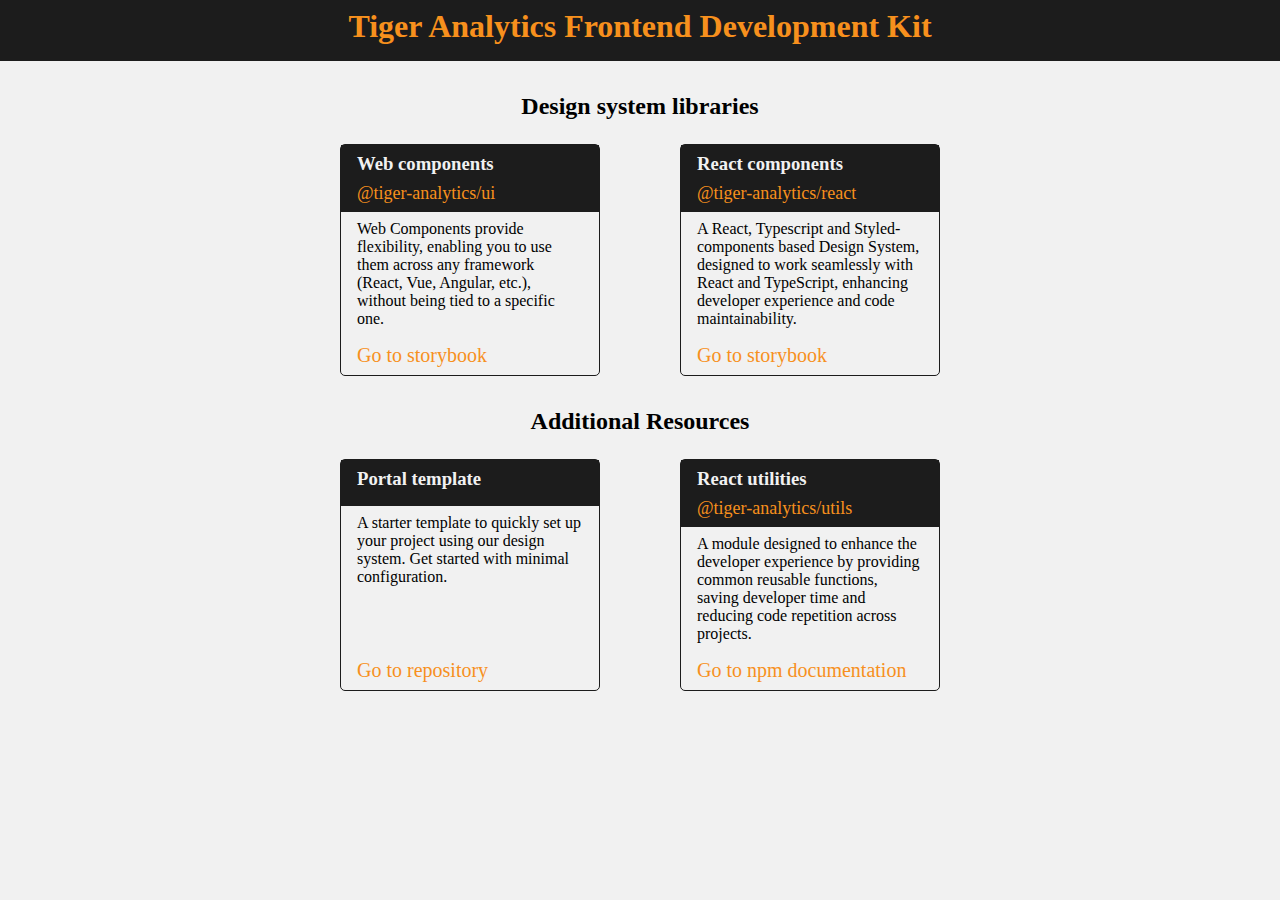
<file: index.html>
<!doctype html>
<html lang="en">

<head>
  <meta charset="UTF-8" />
  <meta http-equiv="X-UA-Compatible" content="IE=edge" />
  <meta name="viewport" content="width=device-width, initial-scale=1.0" />
  </script>
  <link rel="stylesheet" href="./style.css">
  <link rel="icon" href="https://www.tigeranalytics.com/wp-content/uploads/2023/09/favicon-Tiger-Analytics_-150x150.png"
    sizes="32x32" />
  <link rel="icon" href="https://www.tigeranalytics.com/wp-content/uploads/2023/09/favicon-Tiger-Analytics_-300x300.png"
    sizes="192x192" />
  <link rel="apple-touch-icon"
    href="https://www.tigeranalytics.com/wp-content/uploads/2023/09/favicon-Tiger-Analytics_-300x300.png" />
  <meta name="msapplication-TileImage"
    content="https://www.tigeranalytics.com/wp-content/uploads/2023/09/favicon-Tiger-Analytics_-300x300.png" />
  <title>TA Frontend Development Kit</title>
</head>

<body>
  <h1>Tiger Analytics Frontend Development Kit</h1>
  <section>
    <h2>Design system libraries</h2>
    <div class="ds-libraries-container">
      <div class="card">
        <h3>Web components</h3>
        <div class="lib-module">@tiger-analytics/ui</div>
        <div class="lib-description">Web Components provide flexibility, enabling you to use them across any framework
          (React, Vue, Angular, etc.), without being tied to a specific one.</div>
        <div class="cta"><a href="./web-components" aria-label="go to web components storybook">Go to storybook</a></div>
      </div>
      <div class="card">
        <h3>React components</h3>
        <div class="lib-module">@tiger-analytics/react</div>
        <div class="lib-description">A React, Typescript and Styled-components based Design System, designed to work seamlessly with React and
          TypeScript, enhancing developer experience and code maintainability.</div>
        <div class="cta"><a href="./react" aria-label="go to react components storybook">Go to storybook</a></div>
      </div>
  </section>
  <section>
    <h2>Additional Resources</h2>
    <div class="ds-libraries-container">
      <div class="card">
        <h3>Portal template</h3>
        <div class="lib-module"> </div>
        <div class="lib-description">A starter template to quickly set up your project using our design system.
          Get started with minimal configuration.
        </div>
        <div class="cta"><a href="https://github.com/abhishek-kumar2-TA/ta-template"
            aria-label="go to portal template repository" target="_blank" rel="noopener noreferrer">Go to repository</a>
        </div>
      </div>
      <div class="card">
        <h3>React utilities</h3>
        <div class="lib-module">@tiger-analytics/utils</div>
        <div class="lib-description">A module designed to enhance the developer experience by providing common reusable
          functions, saving developer time and reducing code repetition across projects.</div>
        <div class="cta"><a href="https://www.npmjs.com/package/@tiger-analytics/utils"
            aria-label="go to react utilities npm documentation" target="_blank" rel="noopener noreferrer">Go to npm
            documentation</a></div>
      </div>
  </section>
</body>

</html>
</file>
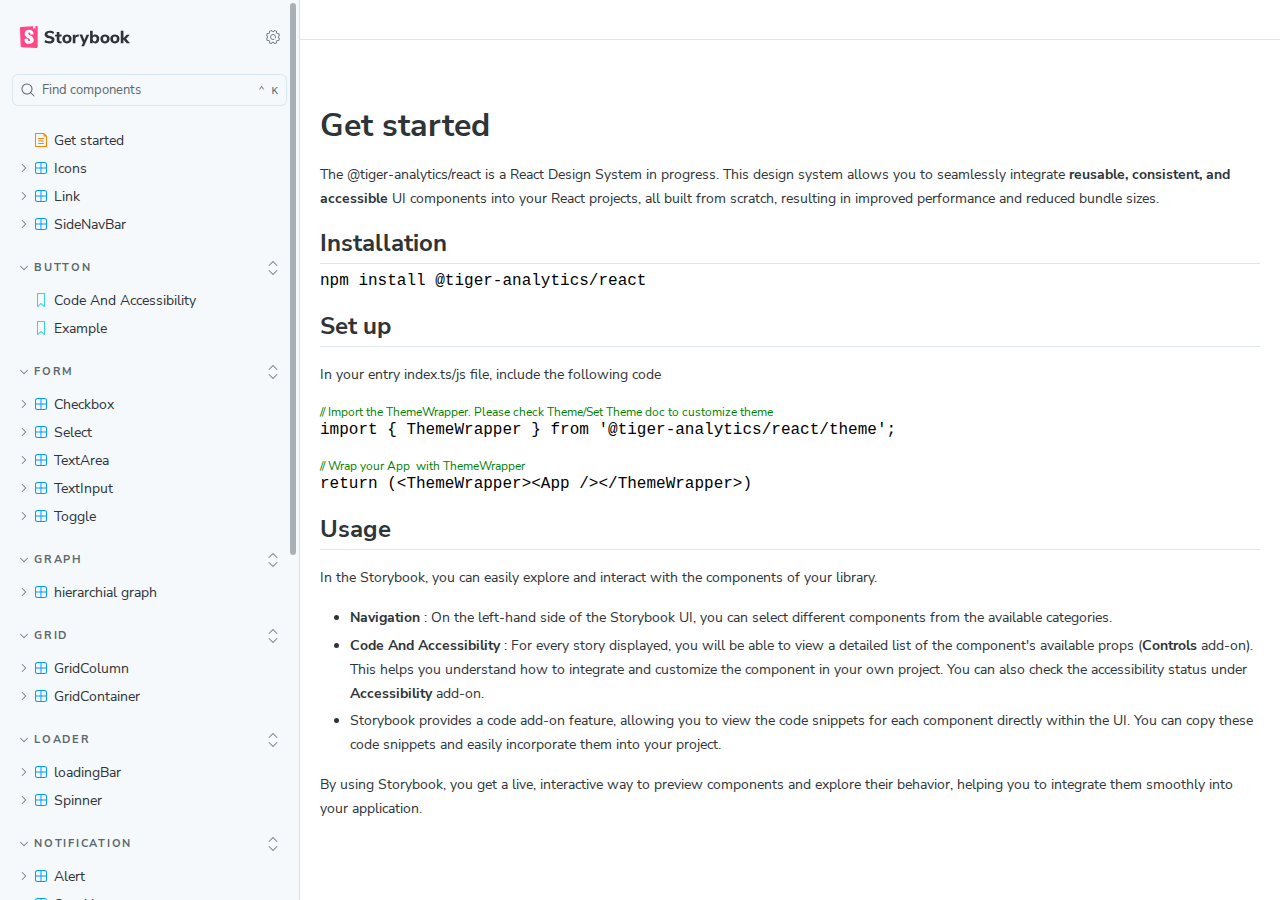
<file: react/index.html>
<!DOCTYPE html>
<html lang="en">
  <head>
    <meta charset="utf-8" />

    <title>@storybook/core - Storybook</title>
    <meta name="viewport" content="width=device-width, initial-scale=1, maximum-scale=1" />

    
    <link rel="icon" type="image/svg+xml" href="./favicon.svg" />
    
    <style>
      @font-face {
        font-family: 'Nunito Sans';
        font-style: normal;
        font-weight: 400;
        font-display: swap;
        src: url('./sb-common-assets/nunito-sans-regular.woff2') format('woff2');
      }

      @font-face {
        font-family: 'Nunito Sans';
        font-style: italic;
        font-weight: 400;
        font-display: swap;
        src: url('./sb-common-assets/nunito-sans-italic.woff2') format('woff2');
      }

      @font-face {
        font-family: 'Nunito Sans';
        font-style: normal;
        font-weight: 700;
        font-display: swap;
        src: url('./sb-common-assets/nunito-sans-bold.woff2') format('woff2');
      }

      @font-face {
        font-family: 'Nunito Sans';
        font-style: italic;
        font-weight: 700;
        font-display: swap;
        src: url('./sb-common-assets/nunito-sans-bold-italic.woff2') format('woff2');
      }
    </style>

    <link href="./sb-manager/runtime.js" rel="modulepreload" />

    
    <link href="./sb-addons/storybook-core-core-server-presets-0/common-manager-bundle.js" rel="modulepreload" />
    
    <link href="./sb-addons/essentials-controls-1/manager-bundle.js" rel="modulepreload" />
    
    <link href="./sb-addons/essentials-actions-2/manager-bundle.js" rel="modulepreload" />
    
    <link href="./sb-addons/essentials-backgrounds-3/manager-bundle.js" rel="modulepreload" />
    
    <link href="./sb-addons/essentials-viewport-4/manager-bundle.js" rel="modulepreload" />
    
    <link href="./sb-addons/essentials-toolbars-5/manager-bundle.js" rel="modulepreload" />
    
    <link href="./sb-addons/essentials-measure-6/manager-bundle.js" rel="modulepreload" />
    
    <link href="./sb-addons/essentials-outline-7/manager-bundle.js" rel="modulepreload" />
    
    <link href="./sb-addons/storysource-8/manager-bundle.js" rel="modulepreload" />
    
    <link href="./sb-addons/a11y-9/manager-bundle.js" rel="modulepreload" />
       

    <style>
      #storybook-root[hidden] {
        display: none !important;
      }
    </style>

    
  </head>
  <body>
    <div id="root"></div>

    
    <script>
      
        
          window['FEATURES'] = {
  "argTypeTargetsV7": true,
  "legacyDecoratorFileOrder": false,
  "disallowImplicitActionsInRenderV8": true
};
        
      
        
          window['REFS'] = {};
        
      
        
          window['LOGLEVEL'] = "info";
        
      
        
          window['DOCS_OPTIONS'] = {
  "defaultName": "Docs",
  "autodocs": "tag"
};
        
      
        
          window['CONFIG_TYPE'] = "PRODUCTION";
        
      
        
      
        
      
        
          window['TAGS_OPTIONS'] = {
  "dev-only": {
    "excludeFromDocsStories": true
  },
  "docs-only": {
    "excludeFromSidebar": true
  },
  "test-only": {
    "excludeFromSidebar": true,
    "excludeFromDocsStories": true
  }
};
        
      
        
          window['STORYBOOK_RENDERER'] = "react";
        
      
        
          window['STORYBOOK_BUILDER'] = "@storybook/builder-webpack5";
        
      
        
          window['STORYBOOK_FRAMEWORK'] = "/home/roar/rnd/design-system/node_modules/@storybook/react-webpack5";
        
      
    </script>
    

    <script type="module">
      import './sb-manager/globals-runtime.js';
      
      
        import './sb-addons/storybook-core-core-server-presets-0/common-manager-bundle.js';
      
        import './sb-addons/essentials-controls-1/manager-bundle.js';
      
        import './sb-addons/essentials-actions-2/manager-bundle.js';
      
        import './sb-addons/essentials-backgrounds-3/manager-bundle.js';
      
        import './sb-addons/essentials-viewport-4/manager-bundle.js';
      
        import './sb-addons/essentials-toolbars-5/manager-bundle.js';
      
        import './sb-addons/essentials-measure-6/manager-bundle.js';
      
        import './sb-addons/essentials-outline-7/manager-bundle.js';
      
        import './sb-addons/storysource-8/manager-bundle.js';
      
        import './sb-addons/a11y-9/manager-bundle.js';
      
      
      import './sb-manager/runtime.js';
    </script>

    
    <link href="./sb-preview/runtime.js" rel="prefetch" as="script" />
    
  </body>
</html>
</file>
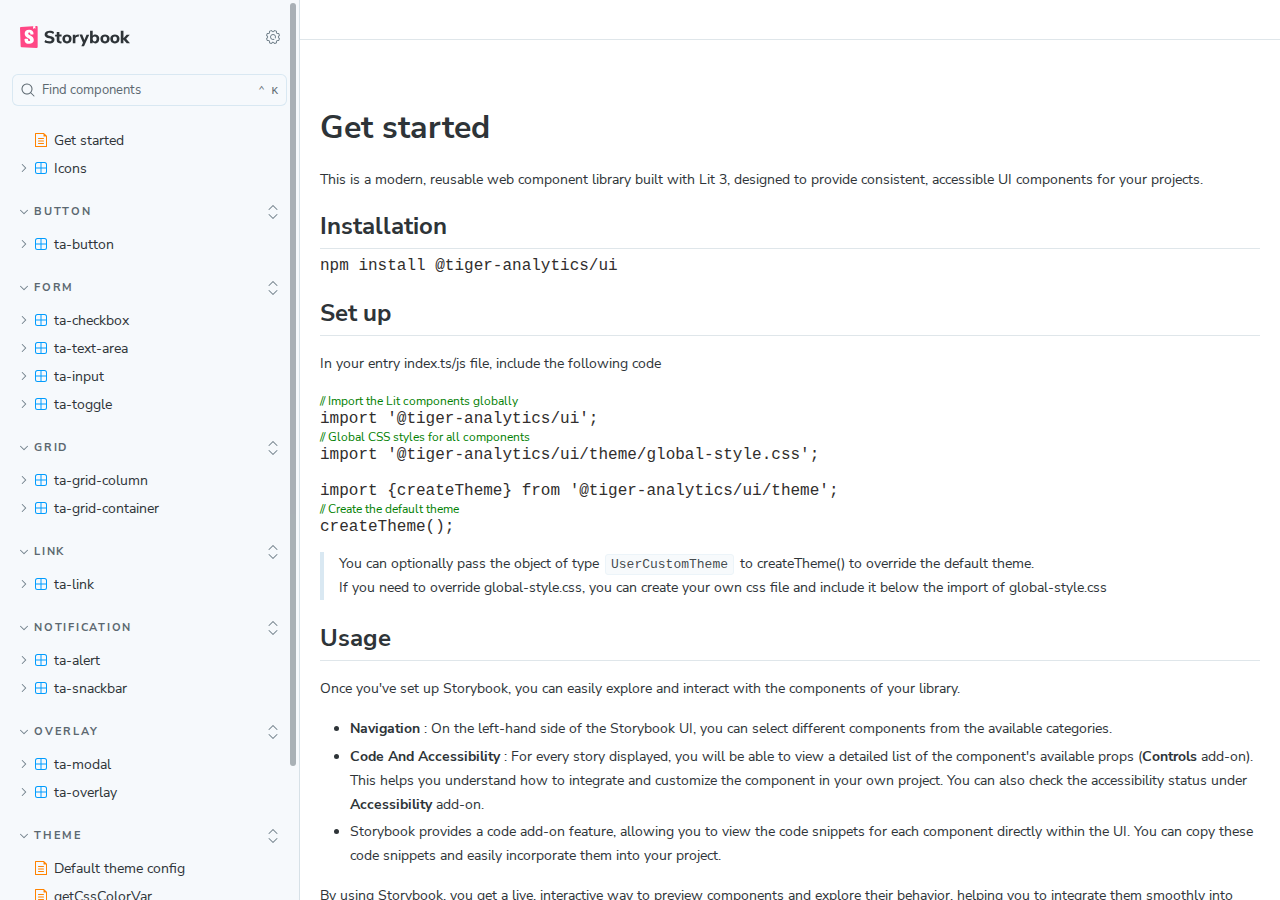
<file: web-components/index.html>
<!DOCTYPE html>
<html lang="en">
  <head>
    <meta charset="utf-8" />

    <title>@storybook/core - Storybook</title>
    <meta name="viewport" content="width=device-width, initial-scale=1, maximum-scale=1" />

    
    <link rel="icon" type="image/svg+xml" href="./favicon.svg" />
    
    <style>
      @font-face {
        font-family: 'Nunito Sans';
        font-style: normal;
        font-weight: 400;
        font-display: swap;
        src: url('./sb-common-assets/nunito-sans-regular.woff2') format('woff2');
      }

      @font-face {
        font-family: 'Nunito Sans';
        font-style: italic;
        font-weight: 400;
        font-display: swap;
        src: url('./sb-common-assets/nunito-sans-italic.woff2') format('woff2');
      }

      @font-face {
        font-family: 'Nunito Sans';
        font-style: normal;
        font-weight: 700;
        font-display: swap;
        src: url('./sb-common-assets/nunito-sans-bold.woff2') format('woff2');
      }

      @font-face {
        font-family: 'Nunito Sans';
        font-style: italic;
        font-weight: 700;
        font-display: swap;
        src: url('./sb-common-assets/nunito-sans-bold-italic.woff2') format('woff2');
      }
    </style>

    <link href="./sb-manager/runtime.js" rel="modulepreload" />

    
    <link href="./sb-addons/storybook-core-core-server-presets-0/common-manager-bundle.js" rel="modulepreload" />
    
    <link href="./sb-addons/essentials-controls-1/manager-bundle.js" rel="modulepreload" />
    
    <link href="./sb-addons/essentials-actions-2/manager-bundle.js" rel="modulepreload" />
    
    <link href="./sb-addons/essentials-backgrounds-3/manager-bundle.js" rel="modulepreload" />
    
    <link href="./sb-addons/essentials-viewport-4/manager-bundle.js" rel="modulepreload" />
    
    <link href="./sb-addons/essentials-toolbars-5/manager-bundle.js" rel="modulepreload" />
    
    <link href="./sb-addons/essentials-measure-6/manager-bundle.js" rel="modulepreload" />
    
    <link href="./sb-addons/essentials-outline-7/manager-bundle.js" rel="modulepreload" />
    
    <link href="./sb-addons/storysource-8/manager-bundle.js" rel="modulepreload" />
    
    <link href="./sb-addons/a11y-9/manager-bundle.js" rel="modulepreload" />
       

    <style>
      #storybook-root[hidden] {
        display: none !important;
      }
    </style>

    
  </head>
  <body>
    <div id="root"></div>

    
    <script>
      
        
          window['FEATURES'] = {
  "argTypeTargetsV7": true,
  "legacyDecoratorFileOrder": false,
  "disallowImplicitActionsInRenderV8": true
};
        
      
        
          window['REFS'] = {};
        
      
        
          window['LOGLEVEL'] = "info";
        
      
        
          window['DOCS_OPTIONS'] = {
  "defaultName": "Docs",
  "autodocs": "tag"
};
        
      
        
          window['CONFIG_TYPE'] = "PRODUCTION";
        
      
        
      
        
      
        
          window['TAGS_OPTIONS'] = {
  "dev-only": {
    "excludeFromDocsStories": true
  },
  "docs-only": {
    "excludeFromSidebar": true
  },
  "test-only": {
    "excludeFromSidebar": true,
    "excludeFromDocsStories": true
  }
};
        
      
        
          window['STORYBOOK_RENDERER'] = "web-components";
        
      
        
          window['STORYBOOK_BUILDER'] = "@storybook/builder-webpack5";
        
      
        
          window['STORYBOOK_FRAMEWORK'] = "/home/roar/rnd/design-system/node_modules/@storybook/web-components-webpack5";
        
      
    </script>
    

    <script type="module">
      import './sb-manager/globals-runtime.js';
      
      
        import './sb-addons/storybook-core-core-server-presets-0/common-manager-bundle.js';
      
        import './sb-addons/essentials-controls-1/manager-bundle.js';
      
        import './sb-addons/essentials-actions-2/manager-bundle.js';
      
        import './sb-addons/essentials-backgrounds-3/manager-bundle.js';
      
        import './sb-addons/essentials-viewport-4/manager-bundle.js';
      
        import './sb-addons/essentials-toolbars-5/manager-bundle.js';
      
        import './sb-addons/essentials-measure-6/manager-bundle.js';
      
        import './sb-addons/essentials-outline-7/manager-bundle.js';
      
        import './sb-addons/storysource-8/manager-bundle.js';
      
        import './sb-addons/a11y-9/manager-bundle.js';
      
      
      import './sb-manager/runtime.js';
    </script>

    
    <link href="./sb-preview/runtime.js" rel="prefetch" as="script" />
    
  </body>
</html>
</file>
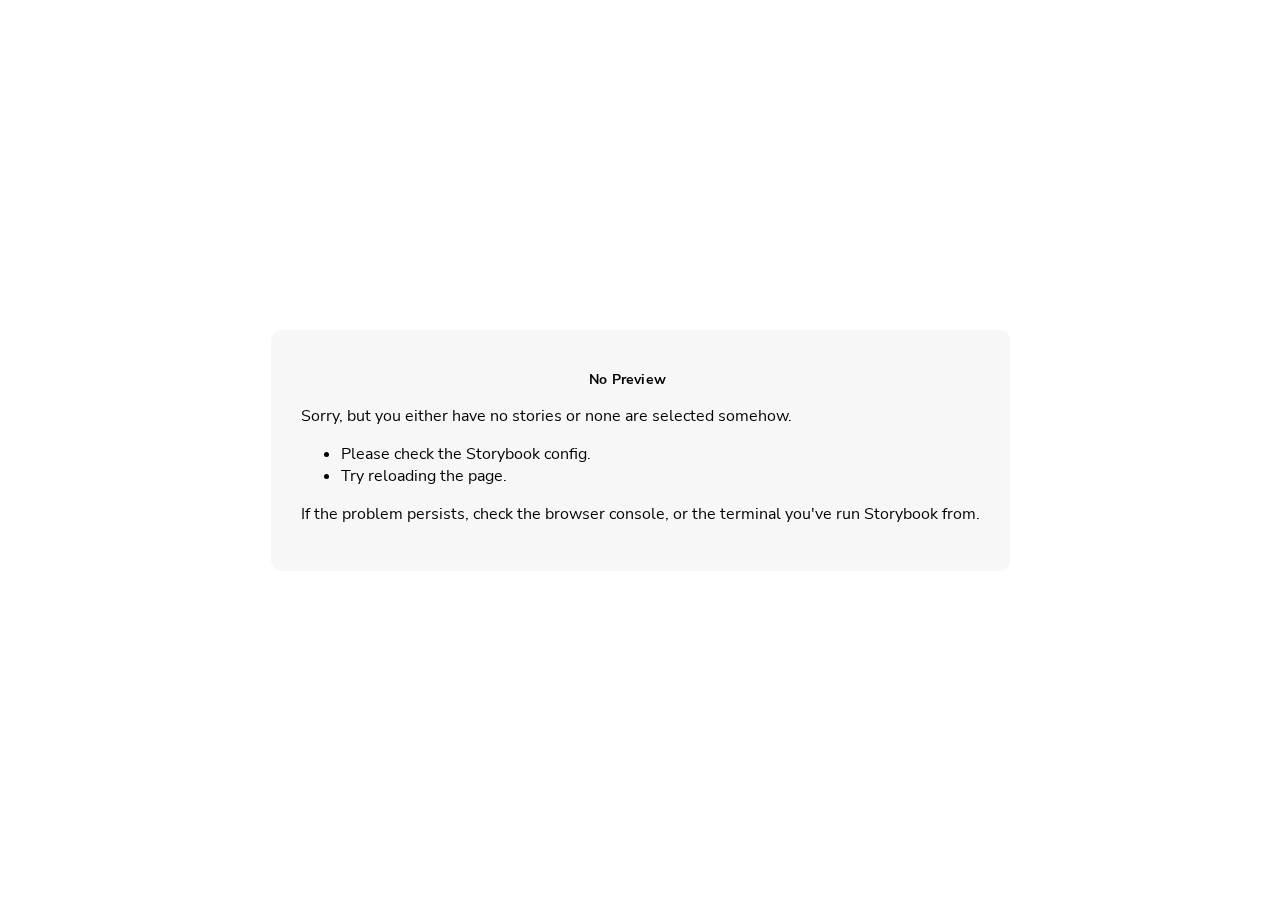
<file: react/iframe.html>
<!doctype html><html lang="en"><head><meta charset="utf-8"><title>Webpack App</title><meta name="viewport" content="width=device-width,initial-scale=1"><style>@font-face {
        font-family: 'Nunito Sans';
        font-style: normal;
        font-weight: 400;
        font-display: swap;
        src: url('./sb-common-assets/nunito-sans-regular.woff2') format('woff2');
      }

      @font-face {
        font-family: 'Nunito Sans';
        font-style: italic;
        font-weight: 400;
        font-display: swap;
        src: url('./sb-common-assets/nunito-sans-italic.woff2') format('woff2');
      }

      @font-face {
        font-family: 'Nunito Sans';
        font-style: normal;
        font-weight: 700;
        font-display: swap;
        src: url('./sb-common-assets/nunito-sans-bold.woff2') format('woff2');
      }

      @font-face {
        font-family: 'Nunito Sans';
        font-style: italic;
        font-weight: 700;
        font-display: swap;
        src: url('./sb-common-assets/nunito-sans-bold-italic.woff2') format('woff2');
      }</style><base target="_parent"><style>/* While we aren't showing the main block yet, but still preparing, we want everything the user
     has rendered, which may or may not be in #storybook-root, to be display none */
  .sb-show-preparing-story:not(.sb-show-main) > :not(.sb-preparing-story) {
    display: none;
  }

  .sb-show-preparing-docs:not(.sb-show-main) > :not(.sb-preparing-docs) {
    display: none;
  }

  /* Hide our own blocks when we aren't supposed to be showing them */
  :not(.sb-show-preparing-story) > .sb-preparing-story,
  :not(.sb-show-preparing-docs) > .sb-preparing-docs,
  :not(.sb-show-nopreview) > .sb-nopreview,
  :not(.sb-show-errordisplay) > .sb-errordisplay {
    display: none;
  }

  .sb-show-main.sb-main-centered {
    margin: 0;
    display: flex;
    align-items: center;
    min-height: 100vh;
  }

  .sb-show-main.sb-main-centered #storybook-root {
    box-sizing: border-box;
    margin: auto;
    padding: 1rem;
    max-height: 100%;
    /* Hack for centering correctly in IE11 */
  }

  /* Vertical centering fix for IE11 */
  @media screen and (-ms-high-contrast: none), (-ms-high-contrast: active) {
    .sb-show-main.sb-main-centered:after {
      content: '';
      min-height: inherit;
      font-size: 0;
    }
  }

  .sb-show-main.sb-main-fullscreen {
    margin: 0;
    padding: 0;
    display: block;
  }

  .sb-show-main.sb-main-padded {
    margin: 0;
    padding: 1rem;
    display: block;
    box-sizing: border-box;
  }

  .sb-wrapper {
    position: fixed;
    top: 0;
    bottom: 0;
    left: 0;
    right: 0;
    box-sizing: border-box;

    padding: 40px;
    font-family:
      'Nunito Sans',
      -apple-system,
      '.SFNSText-Regular',
      'San Francisco',
      BlinkMacSystemFont,
      'Segoe UI',
      'Helvetica Neue',
      Helvetica,
      Arial,
      sans-serif;
    -webkit-font-smoothing: antialiased;
    overflow: auto;
  }

  @media (max-width: 700px) {
    .sb-wrapper {
      padding: 20px;
    }
  }

  @media (max-width: 500px) {
    .sb-wrapper {
      padding: 10px;
    }
  }

  .sb-heading {
    font-size: 14px;
    font-weight: 600;
    letter-spacing: 0.2px;
    margin: 10px 0;
    padding-right: 25px;
  }

  .sb-nopreview {
    display: flex;
    align-content: center;
    justify-content: center;
    box-sizing: border-box;
  }

  .sb-nopreview_main {
    margin: auto;
    padding: 30px;
    border-radius: 10px;
    background: rgba(0, 0, 0, 0.03);
  }

  .sb-nopreview_heading {
    text-align: center;
  }

  .sb-errordisplay {
    background: #f6f9fc;
    color: black;
    z-index: 999999;
    width: 100vw;
    min-height: 100vh;
    box-sizing: border-box;

    & ol {
      padding-left: 18px;
      margin: 0;
    }

    & h1 {
      font-family: Nunito Sans;
      font-size: 22px;
      font-weight: 400;
      line-height: 30px;
      font-weight: normal;
      margin: 0;

      &::before {
        content: '';
        display: inline-block;
        width: 12px;
        height: 12px;
        background: #ff4400;
        border-radius: 50%;
        margin-right: 8px;
      }
    }

    & p,
    & ol {
      font-family: Nunito Sans;
      font-size: 14px;
      font-weight: 400;
      line-height: 19px;
      margin: 0;
    }

    & li + li {
      margin: 0;
      padding: 0;
      padding-top: 12px;
    }

    & a {
      color: currentColor;
    }
  }

  .sb-errordisplay_main {
    margin: auto;
    padding: 24px;
    display: flex;
    box-sizing: border-box;

    flex-direction: column;
    min-height: 100%;
    width: 100%;
    border-radius: 6px;
    background: white;
    border: 1px solid #ff0000;
    box-shadow: 0 0 64px rgba(0, 0, 0, 0.1);
    gap: 24px;
  }

  .sb-errordisplay_code {
    padding: 10px;
    flex: 1;
    background: #242424;
    color: #c6c6c6;
    box-sizing: border-box;

    font-size: 14px;
    font-weight: 400;
    line-height: 19px;
    border-radius: 4px;

    font-family: 'Operator Mono', 'Fira Code Retina', 'Fira Code', 'FiraCode-Retina', 'Andale Mono',
      'Lucida Console', Consolas, Monaco, monospace;
    margin: 0;
    overflow: auto;
  }

  .sb-errordisplay pre {
    white-space: pre-wrap;
    white-space: revert;
  }

  @-webkit-keyframes sb-rotate360 {
    from {
      transform: rotate(0deg);
    }

    to {
      transform: rotate(360deg);
    }
  }

  @keyframes sb-rotate360 {
    from {
      transform: rotate(0deg);
    }

    to {
      transform: rotate(360deg);
    }
  }

  @-webkit-keyframes sb-glow {
    0%,
    100% {
      opacity: 1;
    }

    50% {
      opacity: 0.4;
    }
  }

  @keyframes sb-glow {
    0%,
    100% {
      opacity: 1;
    }

    50% {
      opacity: 0.4;
    }
  }

  /* We display the preparing loaders *over* the rendering story */
  .sb-preparing-story,
  .sb-preparing-docs {
    background-color: white;
    /* Maximum possible z-index. It would be better to use stacking contexts to ensure it's always
    on top, but this isn't possible as it would require making CSS changes that could affect user code */
    z-index: 2147483647;
  }

  .sb-loader {
    -webkit-animation: sb-rotate360 0.7s linear infinite;
    animation: sb-rotate360 0.7s linear infinite;
    border-color: rgba(97, 97, 97, 0.29);
    border-radius: 50%;
    border-style: solid;
    border-top-color: #646464;
    border-width: 2px;
    display: inline-block;
    height: 32px;
    left: 50%;
    margin-left: -16px;
    margin-top: -16px;
    mix-blend-mode: difference;
    overflow: hidden;
    position: absolute;
    top: 50%;
    transition: all 200ms ease-out;
    vertical-align: top;
    width: 32px;
    z-index: 4;
  }

  .sb-previewBlock {
    background: #fff;
    border: 1px solid rgba(0, 0, 0, 0.1);
    border-radius: 4px;
    box-shadow: rgba(0, 0, 0, 0.1) 0 1px 3px 0;
    margin: 25px auto 40px;
    max-width: 600px;
  }

  .sb-previewBlock_header {
    align-items: center;
    box-shadow: rgba(0, 0, 0, 0.1) 0 -1px 0 0 inset;
    display: flex;
    gap: 14px;
    height: 40px;
    padding: 0 12px;
  }

  .sb-previewBlock_icon {
    -webkit-animation: sb-glow 1.5s ease-in-out infinite;
    animation: sb-glow 1.5s ease-in-out infinite;
    background: #e6e6e6;
    height: 14px;
    width: 14px;
  }

  .sb-previewBlock_icon:last-child {
    margin-left: auto;
  }

  .sb-previewBlock_body {
    -webkit-animation: sb-glow 1.5s ease-in-out infinite;
    animation: sb-glow 1.5s ease-in-out infinite;
    height: 182px;
    position: relative;
  }

  .sb-argstableBlock {
    border-collapse: collapse;
    border-spacing: 0;
    font-size: 13px;
    line-height: 20px;
    margin: 25px auto 40px;
    max-width: 600px;
    text-align: left;
    width: 100%;
  }

  .sb-argstableBlock th:first-of-type,
  .sb-argstableBlock td:first-of-type {
    padding-left: 20px;
  }

  .sb-argstableBlock th:nth-of-type(2),
  .sb-argstableBlock td:nth-of-type(2) {
    width: 35%;
  }

  .sb-argstableBlock th:nth-of-type(3),
  .sb-argstableBlock td:nth-of-type(3) {
    width: 15%;
  }

  .sb-argstableBlock th:last-of-type,
  .sb-argstableBlock td:last-of-type {
    width: 25%;
    padding-right: 20px;
  }

  .sb-argstableBlock th span,
  .sb-argstableBlock td span {
    -webkit-animation: sb-glow 1.5s ease-in-out infinite;
    animation: sb-glow 1.5s ease-in-out infinite;
    background-color: rgba(0, 0, 0, 0.1);
    border-radius: 0;
    box-shadow: none;
    color: transparent;
  }

  .sb-argstableBlock th {
    padding: 10px 15px;
  }

  .sb-argstableBlock-body {
    border-radius: 4px;
    box-shadow:
      rgba(0, 0, 0, 0.1) 0 1px 3px 1px,
      rgba(0, 0, 0, 0.065) 0 0 0 1px;
  }

  .sb-argstableBlock-body tr {
    background: transparent;
    overflow: hidden;
  }

  .sb-argstableBlock-body tr:not(:first-child) {
    border-top: 1px solid #e6e6e6;
  }

  .sb-argstableBlock-body tr:first-child td:first-child {
    border-top-left-radius: 4px;
  }

  .sb-argstableBlock-body tr:first-child td:last-child {
    border-top-right-radius: 4px;
  }

  .sb-argstableBlock-body tr:last-child td:first-child {
    border-bottom-left-radius: 4px;
  }

  .sb-argstableBlock-body tr:last-child td:last-child {
    border-bottom-right-radius: 4px;
  }

  .sb-argstableBlock-body td {
    background: #fff;
    padding-bottom: 10px;
    padding-top: 10px;
    vertical-align: top;
  }

  .sb-argstableBlock-body td:not(:first-of-type) {
    padding-left: 15px;
    padding-right: 15px;
  }

  .sb-argstableBlock-body button {
    -webkit-animation: sb-glow 1.5s ease-in-out infinite;
    animation: sb-glow 1.5s ease-in-out infinite;
    background-color: rgba(0, 0, 0, 0.1);
    border: 0;
    border-radius: 0;
    box-shadow: none;
    color: transparent;
    display: inline;
    font-size: 12px;
    line-height: 1;
    padding: 10px 16px;
  }

  .sb-argstableBlock-summary {
    margin-top: 4px;
  }

  .sb-argstableBlock-code {
    margin-right: 4px;
    margin-bottom: 4px;
    padding: 2px 5px;
  }</style><script>/* globals window */
  /* eslint-disable no-underscore-dangle */
  try {
    if (window.top !== window) {
      window.__REACT_DEVTOOLS_GLOBAL_HOOK__ = window.top.__REACT_DEVTOOLS_GLOBAL_HOOK__;
      window.__VUE_DEVTOOLS_GLOBAL_HOOK__ = window.top.__VUE_DEVTOOLS_GLOBAL_HOOK__;
      window.top.__VUE_DEVTOOLS_CONTEXT__ = window.document;
    }
  } catch (e) {
    // eslint-disable-next-line no-console
    console.warn('unable to connect to top frame for connecting dev tools');
  }</script><style>#storybook-root[hidden],
      #storybook-docs[hidden] {
        display: none !important;
      }</style></head><body><div class="sb-preparing-story sb-wrapper"><div class="sb-loader"></div></div><div class="sb-preparing-docs sb-wrapper"><div class="sb-previewBlock"><div class="sb-previewBlock_header"><div class="sb-previewBlock_icon"></div><div class="sb-previewBlock_icon"></div><div class="sb-previewBlock_icon"></div><div class="sb-previewBlock_icon"></div></div><div class="sb-previewBlock_body"><div class="sb-loader"></div></div></div><table aria-hidden="true" class="sb-argstableBlock"><thead class="sb-argstableBlock-head"><tr><th><span>Name</span></th><th><span>Description</span></th><th><span>Default</span></th><th><span>Control</span></th></tr></thead><tbody class="sb-argstableBlock-body"><tr><td><span>propertyName</span><span title="Required">*</span></td><td><div><span>This is a short description</span></div><div class="sb-argstableBlock-summary"><div><span class="sb-argstableBlock-code">summary</span></div></div></td><td><div><span class="sb-argstableBlock-code">defaultValue</span></div></td><td><button>Set string</button></td></tr><tr><td><span>propertyName</span><span>*</span></td><td><div><span>This is a short description</span></div><div class="sb-argstableBlock-summary"><div><span class="sb-argstableBlock-code">summary</span></div></div></td><td><div><span class="sb-argstableBlock-code">defaultValue</span></div></td><td><button>Set string</button></td></tr><tr><td><span>propertyName</span><span>*</span></td><td><div><span>This is a short description</span></div><div class="sb-argstableBlock-summary"><div><span class="sb-argstableBlock-code">summary</span></div></div></td><td><div><span class="sb-argstableBlock-code">defaultValue</span></div></td><td><button>Set string</button></td></tr></tbody></table></div><div class="sb-nopreview sb-wrapper"><div class="sb-nopreview_main"><h1 class="sb-nopreview_heading sb-heading">No Preview</h1><p>Sorry, but you either have no stories or none are selected somehow.</p><ul><li>Please check the Storybook config.</li><li>Try reloading the page.</li></ul><p>If the problem persists, check the browser console, or the terminal you've run Storybook from.</p></div></div><div class="sb-errordisplay sb-wrapper"><div class="sb-errordisplay_main"><h1 id="error-message"></h1><p>The component failed to render properly, likely due to a configuration issue in Storybook. Here are some common causes and how you can address them:</p><ol><li><strong>Missing Context/Providers</strong>: You can use decorators to supply specific contexts or providers, which are sometimes necessary for components to render correctly. For detailed instructions on using decorators, please visit the <a href="https://storybook.js.org/docs/writing-stories/decorators">Decorators documentation</a>.</li><li><strong>Misconfigured Webpack or Vite</strong>: Verify that Storybook picks up all necessary settings for loaders, plugins, and other relevant parameters. You can find step-by-step guides for configuring <a href="https://storybook.js.org/docs/builders/webpack">Webpack</a> or <a href="https://storybook.js.org/docs/builders/vite">Vite</a> with Storybook.</li><li><strong>Missing Environment Variables</strong>: Your Storybook may require specific environment variables to function as intended. You can set up custom environment variables as outlined in the <a href="https://storybook.js.org/docs/configure/environment-variables">Environment Variables documentation</a>.</li></ol><pre class="sb-errordisplay_code"><code id="error-stack"></code></pre></div></div><div id="storybook-root"></div><div id="storybook-docs"></div><script>window['CONFIG_TYPE'] = "PRODUCTION";
          
      
          
            window['LOGLEVEL'] = "info";
          
      
          
            window['FRAMEWORK_OPTIONS'] = {};
          
      
          
      
          
            window['FEATURES'] = {"argTypeTargetsV7":true,"legacyDecoratorFileOrder":false,"disallowImplicitActionsInRenderV8":true};
          
      
          
      
          
            window['STORIES'] = [{"titlePrefix":"","directory":"./src","files":"**/*.mdx","importPathMatcher":"^\\.[\\\\/](?:src(?:\\/(?!\\.)(?:(?:(?!(?:^|\\/)\\.).)*?)\\/|\\/|$)(?!\\.)(?=.)[^/]*?\\.mdx)$"},{"titlePrefix":"","directory":"./src","files":"**/*.stories.@(js|jsx|mjs|ts|tsx)","importPathMatcher":"^\\.[\\\\/](?:src(?:\\/(?!\\.)(?:(?:(?!(?:^|\\/)\\.).)*?)\\/|\\/|$)(?!\\.)(?=.)[^/]*?\\.stories\\.(js|jsx|mjs|ts|tsx))$"}];
          
      
          
            window['DOCS_OPTIONS'] = {"defaultName":"Docs","autodocs":"tag"};
          
      
          
            window['TAGS_OPTIONS'] = {"dev-only":{"excludeFromDocsStories":true},"docs-only":{"excludeFromSidebar":true},"test-only":{"excludeFromSidebar":true,"excludeFromDocsStories":true}};</script><script type="module">import './sb-preview/runtime.js';

      
      import './runtime~main.a8c34c20.iframe.bundle.js';
      
      import './971.64552dbf.iframe.bundle.js';
      
      import './main.9ee87d3a.iframe.bundle.js';</script></body></html>
</file>
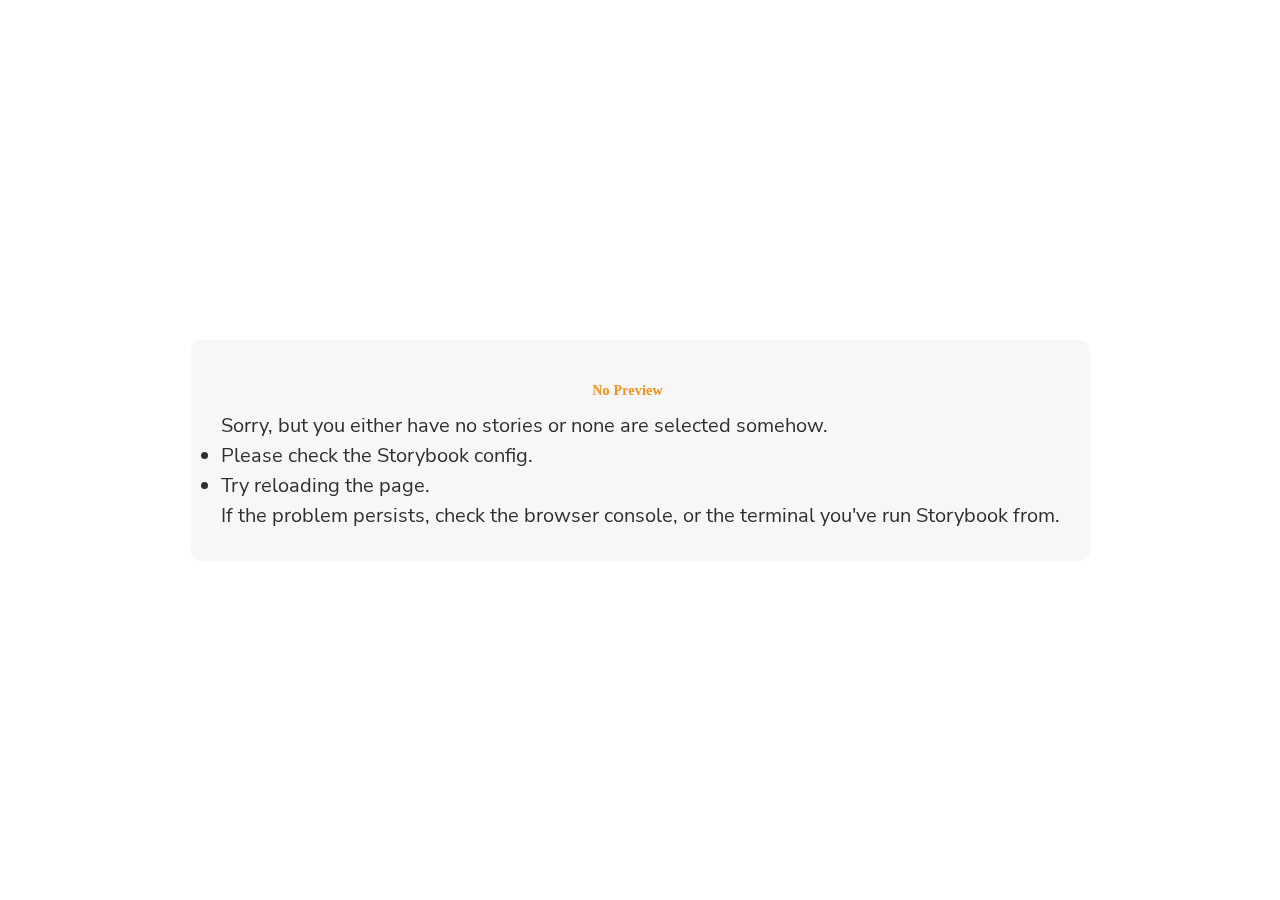
<file: web-components/iframe.html>
<!doctype html><html lang="en"><head><meta charset="utf-8"><title>Webpack App</title><meta name="viewport" content="width=device-width,initial-scale=1"><style>@font-face {
        font-family: 'Nunito Sans';
        font-style: normal;
        font-weight: 400;
        font-display: swap;
        src: url('./sb-common-assets/nunito-sans-regular.woff2') format('woff2');
      }

      @font-face {
        font-family: 'Nunito Sans';
        font-style: italic;
        font-weight: 400;
        font-display: swap;
        src: url('./sb-common-assets/nunito-sans-italic.woff2') format('woff2');
      }

      @font-face {
        font-family: 'Nunito Sans';
        font-style: normal;
        font-weight: 700;
        font-display: swap;
        src: url('./sb-common-assets/nunito-sans-bold.woff2') format('woff2');
      }

      @font-face {
        font-family: 'Nunito Sans';
        font-style: italic;
        font-weight: 700;
        font-display: swap;
        src: url('./sb-common-assets/nunito-sans-bold-italic.woff2') format('woff2');
      }</style><base target="_parent"><style>/* While we aren't showing the main block yet, but still preparing, we want everything the user
     has rendered, which may or may not be in #storybook-root, to be display none */
  .sb-show-preparing-story:not(.sb-show-main) > :not(.sb-preparing-story) {
    display: none;
  }

  .sb-show-preparing-docs:not(.sb-show-main) > :not(.sb-preparing-docs) {
    display: none;
  }

  /* Hide our own blocks when we aren't supposed to be showing them */
  :not(.sb-show-preparing-story) > .sb-preparing-story,
  :not(.sb-show-preparing-docs) > .sb-preparing-docs,
  :not(.sb-show-nopreview) > .sb-nopreview,
  :not(.sb-show-errordisplay) > .sb-errordisplay {
    display: none;
  }

  .sb-show-main.sb-main-centered {
    margin: 0;
    display: flex;
    align-items: center;
    min-height: 100vh;
  }

  .sb-show-main.sb-main-centered #storybook-root {
    box-sizing: border-box;
    margin: auto;
    padding: 1rem;
    max-height: 100%;
    /* Hack for centering correctly in IE11 */
  }

  /* Vertical centering fix for IE11 */
  @media screen and (-ms-high-contrast: none), (-ms-high-contrast: active) {
    .sb-show-main.sb-main-centered:after {
      content: '';
      min-height: inherit;
      font-size: 0;
    }
  }

  .sb-show-main.sb-main-fullscreen {
    margin: 0;
    padding: 0;
    display: block;
  }

  .sb-show-main.sb-main-padded {
    margin: 0;
    padding: 1rem;
    display: block;
    box-sizing: border-box;
  }

  .sb-wrapper {
    position: fixed;
    top: 0;
    bottom: 0;
    left: 0;
    right: 0;
    box-sizing: border-box;

    padding: 40px;
    font-family:
      'Nunito Sans',
      -apple-system,
      '.SFNSText-Regular',
      'San Francisco',
      BlinkMacSystemFont,
      'Segoe UI',
      'Helvetica Neue',
      Helvetica,
      Arial,
      sans-serif;
    -webkit-font-smoothing: antialiased;
    overflow: auto;
  }

  @media (max-width: 700px) {
    .sb-wrapper {
      padding: 20px;
    }
  }

  @media (max-width: 500px) {
    .sb-wrapper {
      padding: 10px;
    }
  }

  .sb-heading {
    font-size: 14px;
    font-weight: 600;
    letter-spacing: 0.2px;
    margin: 10px 0;
    padding-right: 25px;
  }

  .sb-nopreview {
    display: flex;
    align-content: center;
    justify-content: center;
    box-sizing: border-box;
  }

  .sb-nopreview_main {
    margin: auto;
    padding: 30px;
    border-radius: 10px;
    background: rgba(0, 0, 0, 0.03);
  }

  .sb-nopreview_heading {
    text-align: center;
  }

  .sb-errordisplay {
    background: #f6f9fc;
    color: black;
    z-index: 999999;
    width: 100vw;
    min-height: 100vh;
    box-sizing: border-box;

    & ol {
      padding-left: 18px;
      margin: 0;
    }

    & h1 {
      font-family: Nunito Sans;
      font-size: 22px;
      font-weight: 400;
      line-height: 30px;
      font-weight: normal;
      margin: 0;

      &::before {
        content: '';
        display: inline-block;
        width: 12px;
        height: 12px;
        background: #ff4400;
        border-radius: 50%;
        margin-right: 8px;
      }
    }

    & p,
    & ol {
      font-family: Nunito Sans;
      font-size: 14px;
      font-weight: 400;
      line-height: 19px;
      margin: 0;
    }

    & li + li {
      margin: 0;
      padding: 0;
      padding-top: 12px;
    }

    & a {
      color: currentColor;
    }
  }

  .sb-errordisplay_main {
    margin: auto;
    padding: 24px;
    display: flex;
    box-sizing: border-box;

    flex-direction: column;
    min-height: 100%;
    width: 100%;
    border-radius: 6px;
    background: white;
    border: 1px solid #ff0000;
    box-shadow: 0 0 64px rgba(0, 0, 0, 0.1);
    gap: 24px;
  }

  .sb-errordisplay_code {
    padding: 10px;
    flex: 1;
    background: #242424;
    color: #c6c6c6;
    box-sizing: border-box;

    font-size: 14px;
    font-weight: 400;
    line-height: 19px;
    border-radius: 4px;

    font-family: 'Operator Mono', 'Fira Code Retina', 'Fira Code', 'FiraCode-Retina', 'Andale Mono',
      'Lucida Console', Consolas, Monaco, monospace;
    margin: 0;
    overflow: auto;
  }

  .sb-errordisplay pre {
    white-space: pre-wrap;
    white-space: revert;
  }

  @-webkit-keyframes sb-rotate360 {
    from {
      transform: rotate(0deg);
    }

    to {
      transform: rotate(360deg);
    }
  }

  @keyframes sb-rotate360 {
    from {
      transform: rotate(0deg);
    }

    to {
      transform: rotate(360deg);
    }
  }

  @-webkit-keyframes sb-glow {
    0%,
    100% {
      opacity: 1;
    }

    50% {
      opacity: 0.4;
    }
  }

  @keyframes sb-glow {
    0%,
    100% {
      opacity: 1;
    }

    50% {
      opacity: 0.4;
    }
  }

  /* We display the preparing loaders *over* the rendering story */
  .sb-preparing-story,
  .sb-preparing-docs {
    background-color: white;
    /* Maximum possible z-index. It would be better to use stacking contexts to ensure it's always
    on top, but this isn't possible as it would require making CSS changes that could affect user code */
    z-index: 2147483647;
  }

  .sb-loader {
    -webkit-animation: sb-rotate360 0.7s linear infinite;
    animation: sb-rotate360 0.7s linear infinite;
    border-color: rgba(97, 97, 97, 0.29);
    border-radius: 50%;
    border-style: solid;
    border-top-color: #646464;
    border-width: 2px;
    display: inline-block;
    height: 32px;
    left: 50%;
    margin-left: -16px;
    margin-top: -16px;
    mix-blend-mode: difference;
    overflow: hidden;
    position: absolute;
    top: 50%;
    transition: all 200ms ease-out;
    vertical-align: top;
    width: 32px;
    z-index: 4;
  }

  .sb-previewBlock {
    background: #fff;
    border: 1px solid rgba(0, 0, 0, 0.1);
    border-radius: 4px;
    box-shadow: rgba(0, 0, 0, 0.1) 0 1px 3px 0;
    margin: 25px auto 40px;
    max-width: 600px;
  }

  .sb-previewBlock_header {
    align-items: center;
    box-shadow: rgba(0, 0, 0, 0.1) 0 -1px 0 0 inset;
    display: flex;
    gap: 14px;
    height: 40px;
    padding: 0 12px;
  }

  .sb-previewBlock_icon {
    -webkit-animation: sb-glow 1.5s ease-in-out infinite;
    animation: sb-glow 1.5s ease-in-out infinite;
    background: #e6e6e6;
    height: 14px;
    width: 14px;
  }

  .sb-previewBlock_icon:last-child {
    margin-left: auto;
  }

  .sb-previewBlock_body {
    -webkit-animation: sb-glow 1.5s ease-in-out infinite;
    animation: sb-glow 1.5s ease-in-out infinite;
    height: 182px;
    position: relative;
  }

  .sb-argstableBlock {
    border-collapse: collapse;
    border-spacing: 0;
    font-size: 13px;
    line-height: 20px;
    margin: 25px auto 40px;
    max-width: 600px;
    text-align: left;
    width: 100%;
  }

  .sb-argstableBlock th:first-of-type,
  .sb-argstableBlock td:first-of-type {
    padding-left: 20px;
  }

  .sb-argstableBlock th:nth-of-type(2),
  .sb-argstableBlock td:nth-of-type(2) {
    width: 35%;
  }

  .sb-argstableBlock th:nth-of-type(3),
  .sb-argstableBlock td:nth-of-type(3) {
    width: 15%;
  }

  .sb-argstableBlock th:last-of-type,
  .sb-argstableBlock td:last-of-type {
    width: 25%;
    padding-right: 20px;
  }

  .sb-argstableBlock th span,
  .sb-argstableBlock td span {
    -webkit-animation: sb-glow 1.5s ease-in-out infinite;
    animation: sb-glow 1.5s ease-in-out infinite;
    background-color: rgba(0, 0, 0, 0.1);
    border-radius: 0;
    box-shadow: none;
    color: transparent;
  }

  .sb-argstableBlock th {
    padding: 10px 15px;
  }

  .sb-argstableBlock-body {
    border-radius: 4px;
    box-shadow:
      rgba(0, 0, 0, 0.1) 0 1px 3px 1px,
      rgba(0, 0, 0, 0.065) 0 0 0 1px;
  }

  .sb-argstableBlock-body tr {
    background: transparent;
    overflow: hidden;
  }

  .sb-argstableBlock-body tr:not(:first-child) {
    border-top: 1px solid #e6e6e6;
  }

  .sb-argstableBlock-body tr:first-child td:first-child {
    border-top-left-radius: 4px;
  }

  .sb-argstableBlock-body tr:first-child td:last-child {
    border-top-right-radius: 4px;
  }

  .sb-argstableBlock-body tr:last-child td:first-child {
    border-bottom-left-radius: 4px;
  }

  .sb-argstableBlock-body tr:last-child td:last-child {
    border-bottom-right-radius: 4px;
  }

  .sb-argstableBlock-body td {
    background: #fff;
    padding-bottom: 10px;
    padding-top: 10px;
    vertical-align: top;
  }

  .sb-argstableBlock-body td:not(:first-of-type) {
    padding-left: 15px;
    padding-right: 15px;
  }

  .sb-argstableBlock-body button {
    -webkit-animation: sb-glow 1.5s ease-in-out infinite;
    animation: sb-glow 1.5s ease-in-out infinite;
    background-color: rgba(0, 0, 0, 0.1);
    border: 0;
    border-radius: 0;
    box-shadow: none;
    color: transparent;
    display: inline;
    font-size: 12px;
    line-height: 1;
    padding: 10px 16px;
  }

  .sb-argstableBlock-summary {
    margin-top: 4px;
  }

  .sb-argstableBlock-code {
    margin-right: 4px;
    margin-bottom: 4px;
    padding: 2px 5px;
  }</style><script>/* globals window */
  /* eslint-disable no-underscore-dangle */
  try {
    if (window.top !== window) {
      window.__REACT_DEVTOOLS_GLOBAL_HOOK__ = window.top.__REACT_DEVTOOLS_GLOBAL_HOOK__;
      window.__VUE_DEVTOOLS_GLOBAL_HOOK__ = window.top.__VUE_DEVTOOLS_GLOBAL_HOOK__;
      window.top.__VUE_DEVTOOLS_CONTEXT__ = window.document;
    }
  } catch (e) {
    // eslint-disable-next-line no-console
    console.warn('unable to connect to top frame for connecting dev tools');
  }</script><style>#storybook-root[hidden],
      #storybook-docs[hidden] {
        display: none !important;
      }</style></head><body><div class="sb-preparing-story sb-wrapper"><div class="sb-loader"></div></div><div class="sb-preparing-docs sb-wrapper"><div class="sb-previewBlock"><div class="sb-previewBlock_header"><div class="sb-previewBlock_icon"></div><div class="sb-previewBlock_icon"></div><div class="sb-previewBlock_icon"></div><div class="sb-previewBlock_icon"></div></div><div class="sb-previewBlock_body"><div class="sb-loader"></div></div></div><table aria-hidden="true" class="sb-argstableBlock"><thead class="sb-argstableBlock-head"><tr><th><span>Name</span></th><th><span>Description</span></th><th><span>Default</span></th><th><span>Control</span></th></tr></thead><tbody class="sb-argstableBlock-body"><tr><td><span>propertyName</span><span title="Required">*</span></td><td><div><span>This is a short description</span></div><div class="sb-argstableBlock-summary"><div><span class="sb-argstableBlock-code">summary</span></div></div></td><td><div><span class="sb-argstableBlock-code">defaultValue</span></div></td><td><button>Set string</button></td></tr><tr><td><span>propertyName</span><span>*</span></td><td><div><span>This is a short description</span></div><div class="sb-argstableBlock-summary"><div><span class="sb-argstableBlock-code">summary</span></div></div></td><td><div><span class="sb-argstableBlock-code">defaultValue</span></div></td><td><button>Set string</button></td></tr><tr><td><span>propertyName</span><span>*</span></td><td><div><span>This is a short description</span></div><div class="sb-argstableBlock-summary"><div><span class="sb-argstableBlock-code">summary</span></div></div></td><td><div><span class="sb-argstableBlock-code">defaultValue</span></div></td><td><button>Set string</button></td></tr></tbody></table></div><div class="sb-nopreview sb-wrapper"><div class="sb-nopreview_main"><h1 class="sb-nopreview_heading sb-heading">No Preview</h1><p>Sorry, but you either have no stories or none are selected somehow.</p><ul><li>Please check the Storybook config.</li><li>Try reloading the page.</li></ul><p>If the problem persists, check the browser console, or the terminal you've run Storybook from.</p></div></div><div class="sb-errordisplay sb-wrapper"><div class="sb-errordisplay_main"><h1 id="error-message"></h1><p>The component failed to render properly, likely due to a configuration issue in Storybook. Here are some common causes and how you can address them:</p><ol><li><strong>Missing Context/Providers</strong>: You can use decorators to supply specific contexts or providers, which are sometimes necessary for components to render correctly. For detailed instructions on using decorators, please visit the <a href="https://storybook.js.org/docs/writing-stories/decorators">Decorators documentation</a>.</li><li><strong>Misconfigured Webpack or Vite</strong>: Verify that Storybook picks up all necessary settings for loaders, plugins, and other relevant parameters. You can find step-by-step guides for configuring <a href="https://storybook.js.org/docs/builders/webpack">Webpack</a> or <a href="https://storybook.js.org/docs/builders/vite">Vite</a> with Storybook.</li><li><strong>Missing Environment Variables</strong>: Your Storybook may require specific environment variables to function as intended. You can set up custom environment variables as outlined in the <a href="https://storybook.js.org/docs/configure/environment-variables">Environment Variables documentation</a>.</li></ol><pre class="sb-errordisplay_code"><code id="error-stack"></code></pre></div></div><div id="storybook-root"></div><div id="storybook-docs"></div><script>window['CONFIG_TYPE'] = "PRODUCTION";
          
      
          
            window['LOGLEVEL'] = "info";
          
      
          
            window['FRAMEWORK_OPTIONS'] = {};
          
      
          
      
          
            window['FEATURES'] = {"argTypeTargetsV7":true,"legacyDecoratorFileOrder":false,"disallowImplicitActionsInRenderV8":true};
          
      
          
      
          
            window['STORIES'] = [{"titlePrefix":"","directory":"./src","files":"**/*.mdx","importPathMatcher":"^\\.[\\\\/](?:src(?:\\/(?!\\.)(?:(?:(?!(?:^|\\/)\\.).)*?)\\/|\\/|$)(?!\\.)(?=.)[^/]*?\\.mdx)$"},{"titlePrefix":"","directory":"./src","files":"**/*.stories.@(js|jsx|mjs|ts|tsx)","importPathMatcher":"^\\.[\\\\/](?:src(?:\\/(?!\\.)(?:(?:(?!(?:^|\\/)\\.).)*?)\\/|\\/|$)(?!\\.)(?=.)[^/]*?\\.stories\\.(js|jsx|mjs|ts|tsx))$"}];
          
      
          
            window['DOCS_OPTIONS'] = {"defaultName":"Docs","autodocs":"tag"};
          
      
          
            window['TAGS_OPTIONS'] = {"dev-only":{"excludeFromDocsStories":true},"docs-only":{"excludeFromSidebar":true},"test-only":{"excludeFromSidebar":true,"excludeFromDocsStories":true}};</script><script type="module">import './sb-preview/runtime.js';

      
      import './runtime~main.692fddd9.iframe.bundle.js';
      
      import './659.268add8b.iframe.bundle.js';
      
      import './main.9d61433c.iframe.bundle.js';</script></body></html>
</file>
<file: style.css>
* {
    box-sizing: border-box;
    margin: 0;
    padding: 0;
}

body {
    background: #f1f1f1;
}

h1 {
    color: #F7901D;
    background: #1c1c1c;
}

h1, h2 {
    text-align: center;
    padding: 0.5rem 0 1rem;
}

h2 {
    padding-top: 2rem;
}

.ds-libraries-container {
    display: flex;
    margin: auto;
    gap: 80px;
    justify-content: center;
    margin-top: 0.5rem;
}

.card {
    max-width: 260px;
    border: 1px solid #1c1c1c;
    border-radius: 5px;
    display: flex;
    flex-direction: column;
}

.card h3 {
    padding: 0.5rem 1rem;
    background: #1c1c1c;
    color: #f1f1f1;
}

.lib-module {
    padding: 0 1rem 0.5rem;
    background: #1c1c1c;
    color: #F7901D;
    font-size: 18px;
}

.lib-description {
    flex-grow: 1;
}

.lib-description, .cta {
    padding: 0.5rem 1rem 0.5rem;
}

.cta a {
    text-decoration: none;
    font-size: 20px;
    color: #F7901D;
}

.cta a:hover {
    text-decoration: underline;
}
</file>
